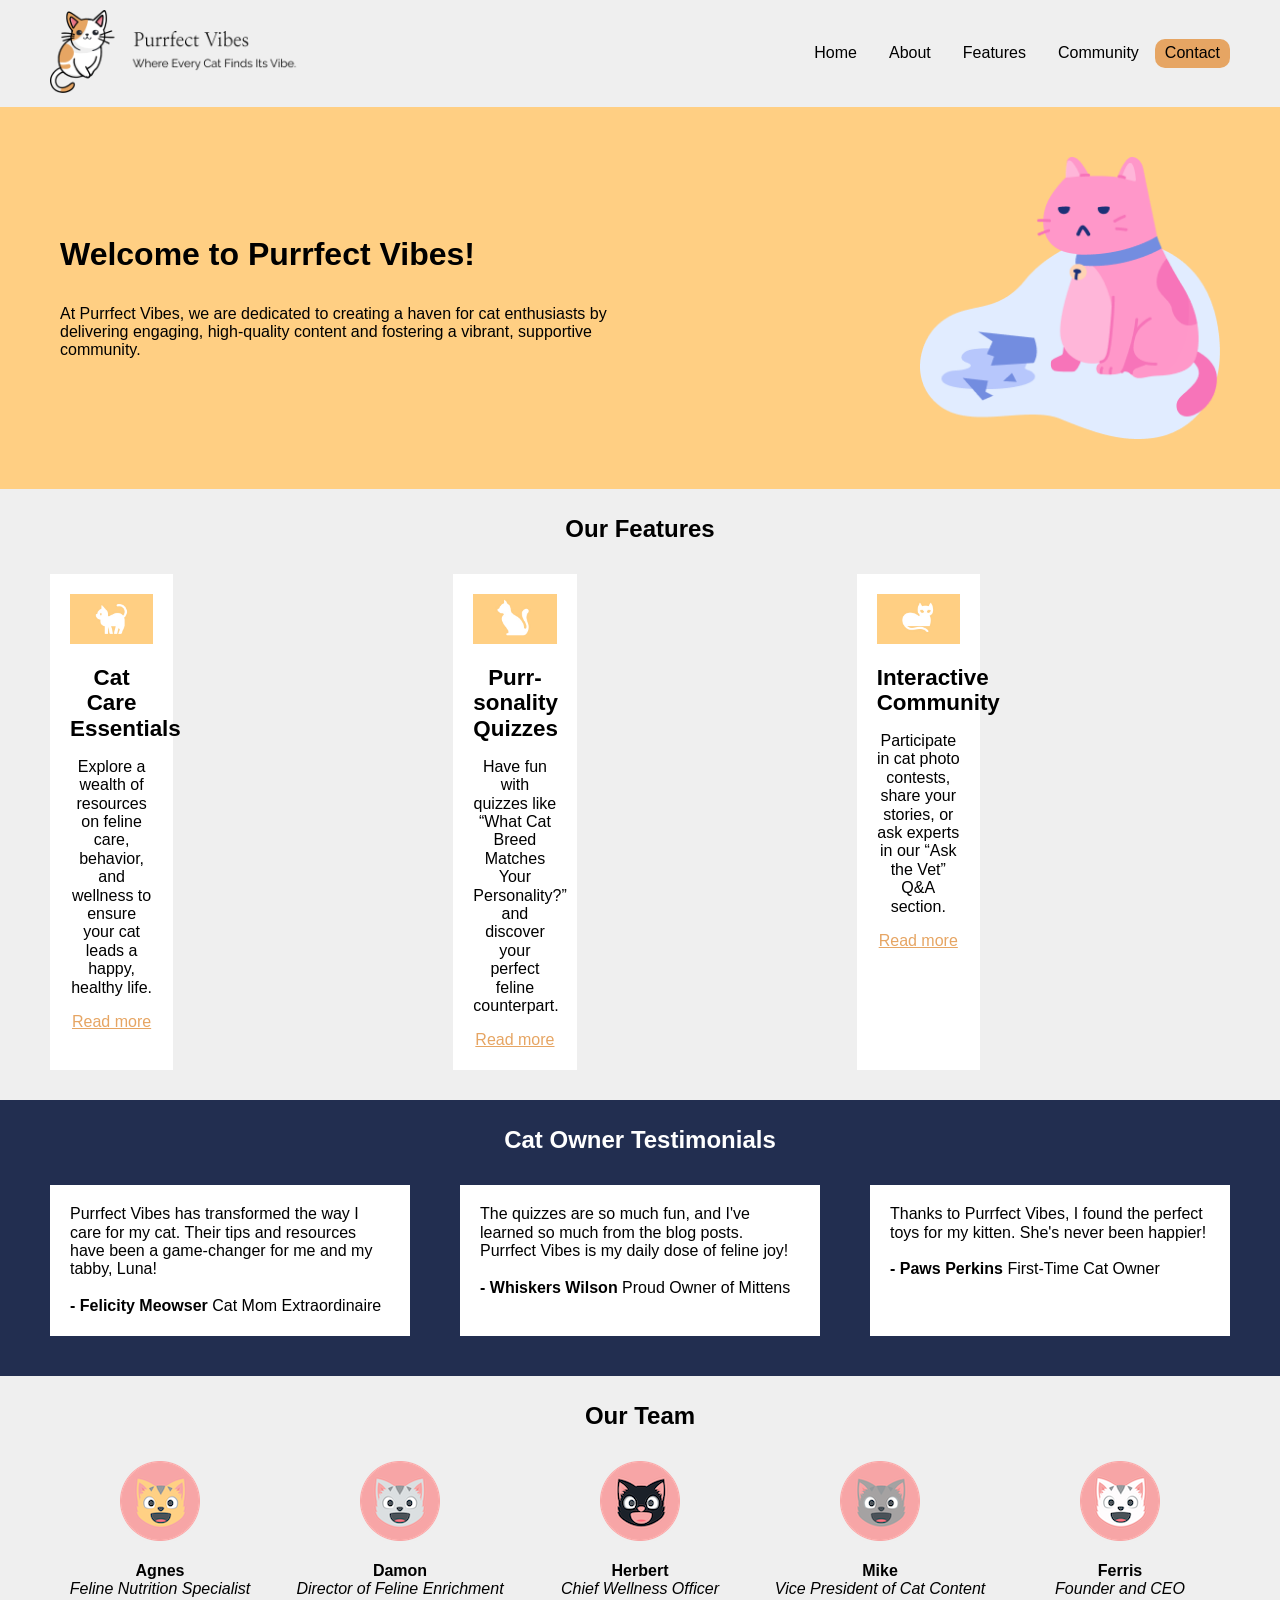
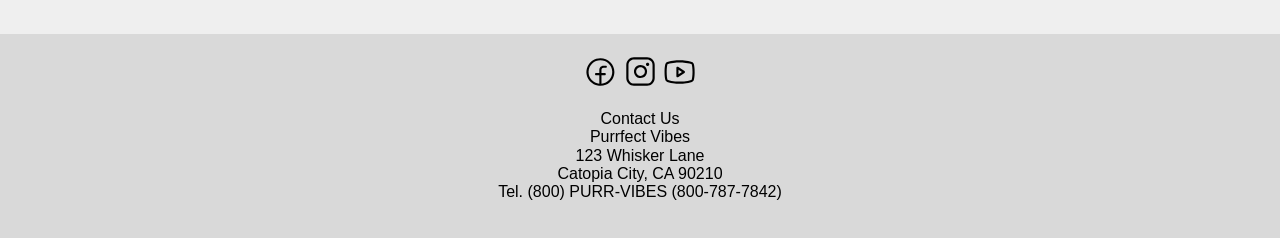
<file: beginning 2/index.html>
<!DOCTYPE html>
<html lang="en">
<head>
    <meta charset="utf-8">
    <meta name="viewport" content="width=device-width, initial-scale=1.0">
    <title>Welcome to Purrfect Vibes</title>
    <link rel="stylesheet" href="css/normalize.css">
    <link rel="stylesheet" href="css/styles.css">
</head>
<body class="home">
    <header>
        <div class="container">
            <a href="index.html"><img src="images/logo.png" alt="logo"></a>
            <nav class="nav1">
                <ul>
                    <li><a href="index.html">Home</a></li>
                    <li><a href="about.html">About</a></li>
                    <li><a href="features.html">Features</a></li>
                    <li><a href="community.html">Community</a></li>
                </ul>
            </nav>
            <a href="contact.html" class="button">Contact</a>
        </div>
    </header>
    <section class="hero">
        <div class="container">
            <div class="hero-text">
                <h1>Welcome to Purrfect Vibes!</h1>
                <p>At Purrfect Vibes, we are dedicated to creating a haven for cat enthusiasts by delivering engaging, high-quality content and fostering a vibrant, supportive community.</p>
            </div>
            <img src="images/hero-cat.png" alt="">
        </div>
    </section>
    <section class="features container">
        <h2>Our Features</h2>
        <div class="feature-container">
            <div class="feature-block">
                <img src="images/cat-care.jpg" alt="cat care">
                <h3>Cat Care Essentials</h3>
                <p>Explore a wealth of resources on feline care, behavior, and wellness to ensure your cat leads a happy, healthy life.</p>
                <a href="#">Read more</a>
            </div>
            <div class="feature-block">
                <img src="images/cat-quizzes.jpg" alt="cat quizzes">
                <h3>Purr-sonality Quizzes</h3>
                <p>Have fun with quizzes like “What Cat Breed Matches Your Personality?” and discover your perfect feline counterpart.</p>
                <a href="#">Read more</a>
            </div>
            <div class="feature-block">
                <img src="images/cat-community.jpg" alt="cat community">
                <h3>Interactive Community</h3>
                <p>Participate in cat photo contests, share your stories, or ask experts in our “Ask the Vet” Q&A section.</p>
                <a href="#">Read more</a>
            </div>
        </div>
    </section>
    <section class="testimonials">
        <div class="container">
            <h2>Cat Owner Testimonials</h2>
            <div class="testimonial-container">
                <div class="testimonial-block">
                    Purrfect Vibes has transformed the way I care for my cat. Their tips and resources have been a game-changer for me and my tabby, Luna!<br><br>
                    <strong>- Felicity Meowser</strong>
                    Cat Mom Extraordinaire
                </div>
                <div class="testimonial-block">
                    The quizzes are so much fun, and I've learned so much from the blog posts. Purrfect Vibes is my daily dose of feline joy!<br><br>
                    <strong>- Whiskers Wilson</strong>
                    Proud Owner of Mittens
                </div>
                <div class="testimonial-block">
                    Thanks to Purrfect Vibes, I found the perfect toys for my kitten. She's never been happier!<br><br>
                    <strong>- Paws Perkins</strong>
                    First-Time Cat Owner
                </div>
            </div>
        </div>
    </section>
    <section class="team container">
        <h2>Our Team</h2>
        <div class="team-container">
            <div class="team-block">
                <img src="images/head-agnes.png" alt="Agnes">
                <p><strong>Agnes</strong><br>
                    <em>Feline Nutrition Specialist</em></p>
            </div>
            <div class="team-block">
                <img src="images/head-damon.png" alt="Damon">
                <p><strong>Damon</strong><br>
                    <em>Director of Feline Enrichment</em></p>
            </div>
            <div class="team-block">
                <img src="images/head-herbert.png" alt="Herbert">
                <p><strong>Herbert</strong><br>
                    <em>Chief Wellness Officer</em></p>
            </div>
            <div class="team-block">
                <img src="images/head-mike.png" alt="Mike">
                <p><strong>Mike</strong><br>
                    <em>Vice President of Cat Content</em></p>
            </div>
            <div class="team-block">
                <img src="images/head-ferris.png" alt="Ferris">
                <p><strong>Ferris</strong><br>
                    <em>Founder and CEO</em></p>
            </div>
        </div>
    </section>
    <footer>
        <div>
            <a href="#"><img src="images/facebook.svg" alt="Facebook"></a>
            <a href="#"><img src="images/instagram.svg" alt="Instagram"></a>
            <a href="#"><img src="images/youtube.svg" alt="Youtube"></a>
        </div>
        <p>
            Contact Us<br>
            Purrfect Vibes<br>
            123 Whisker Lane<br>
            Catopia City, CA 90210<br>
            Tel. (800) PURR-VIBES (800-787-7842)<br>
        </p>
    </footer>
</body>
</html>
</file>
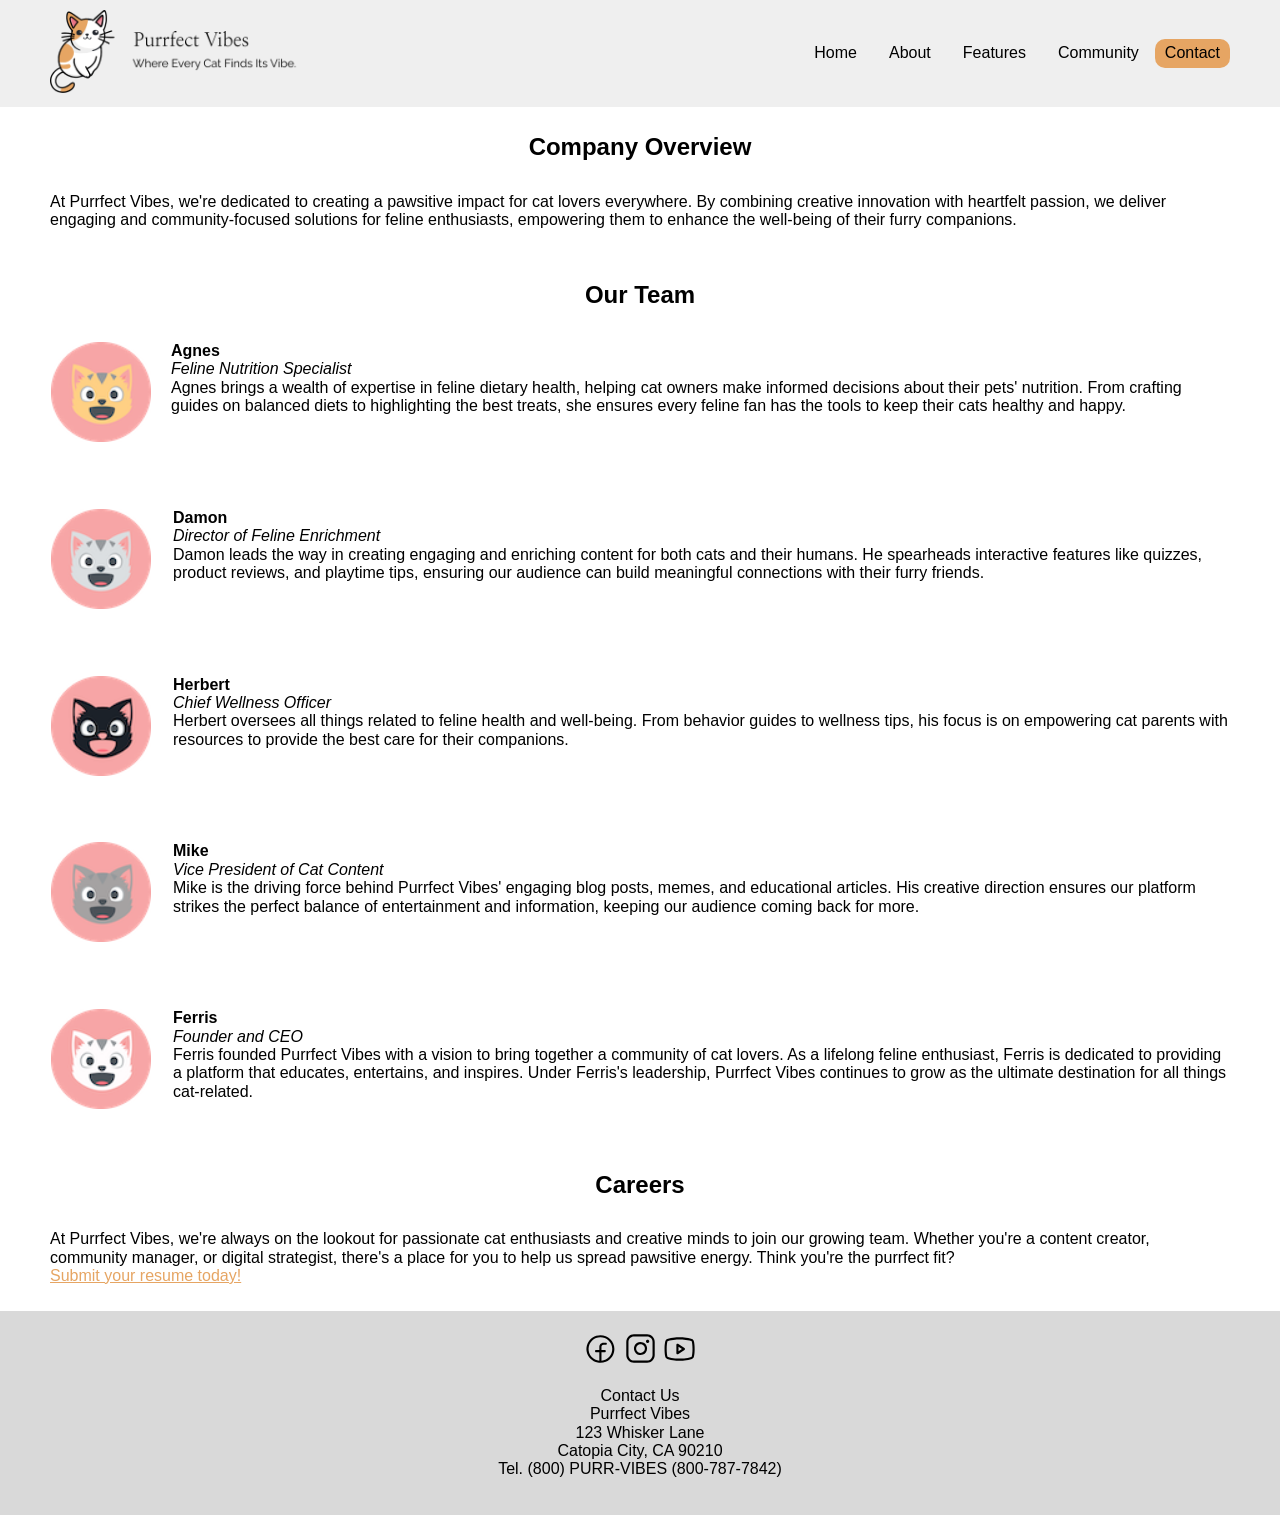
<file: beginning 2/about.html>
<!doctype html>
<html lang="en">
<head>
	<meta charset="utf-8">
    <meta name="viewport" content="width=device-width, initial-scale=1.0">
	<title>About Purrfect Vibes</title>
    <link rel="stylesheet" href="css/normalize.css">
    <link rel="stylesheet" href="css/styles.css">
</head>

<body class="about">
    <header>
        <div class="container">
            <a href="index.html"><img src="images/logo.png" alt="logo"></a>
            <nav class="nav1">
                <ul>
                    <li><a href="index.html">Home</a></li>
                    <li><a href="about.html">About</a></li>
                    <li><a href="features.html">Features</a></li>
                    <li><a href="community.html">Community</a></li>
                </ul>
            </nav>
            <a href="contact.html" class="button">Contact</a>
        </div>
    </header>
    <section class="container">
        <h2>Company Overview</h2>
        <p>At Purrfect Vibes, we're dedicated to creating a pawsitive impact for cat lovers everywhere. By combining creative innovation with heartfelt passion, we deliver engaging and community-focused solutions for feline enthusiasts, empowering them to enhance the well-being of their furry companions.</p>
    </section>
    <section class="container">    
        <h2>Our Team</h2>
        <table class="about">
            <tr>
                <td width="100"><img src="images/head-agnes.png" alt="Agnes"/></td>
                <td><strong>Agnes</strong><br>
                <em>Feline Nutrition Specialist</em><br>
                Agnes brings a wealth of expertise in feline dietary health, helping cat owners make informed decisions about their pets' nutrition. From crafting guides on balanced diets to highlighting the best treats, she ensures every feline fan has the tools to keep their cats healthy and happy.<br></td>
            </tr>
            <tr>
                <td colspan="2">&nbsp;</td>
            </tr>
            <tr>
                <td><img src="images/head-damon.png" alt="Damon"/></td>
                <td><strong>Damon</strong><br>
                <em>Director of Feline Enrichment</em><br>
                Damon leads the way in creating engaging and enriching content for both cats and their humans. He spearheads interactive features like quizzes, product reviews, and playtime tips, ensuring our audience can build meaningful connections with their furry friends.
            </td>
            </tr>
            <tr>
                <td colspan="2">&nbsp;</td>
            </tr>
            <tr>
                <td><img src="images/head-herbert.png" alt="Herbert"/></td>
                <td><strong>Herbert</strong><br>
                <em>Chief Wellness Officer</em><br>
                Herbert oversees all things related to feline health and well-being. From behavior guides to wellness tips, his focus is on empowering cat parents with resources to provide the best care for their companions.
            </td>
            </tr>
            <tr>
                <td colspan="2">&nbsp;</td>
            </tr>
            <tr>
                <td><img src="images/head-mike.png" alt="Mike"/></td>
                <td><strong>Mike</strong><br>
                <em>Vice President of Cat Content</em><br>
                Mike is the driving force behind Purrfect Vibes' engaging blog posts, memes, and educational articles. His creative direction ensures our platform strikes the perfect balance of entertainment and information, keeping our audience coming back for more.
            </td>
            </tr>
            <tr>
                <td colspan="2">&nbsp;</td>
            </tr>
            <tr>
                <td><img src="images/head-ferris.png" alt="Ferris"/></td>
                <td><strong>Ferris</strong><br>
                <em>Founder and CEO</em><br>
                Ferris founded Purrfect Vibes with a vision to bring together a community of cat lovers. As a lifelong feline enthusiast, Ferris is dedicated to providing a platform that educates, entertains, and inspires. Under Ferris's leadership, Purrfect Vibes continues to grow as the ultimate destination for all things cat-related.
            </td>
            </tr>
            </table>
    </section>

    <section class="container">
        <h2>Careers</h2>
        <p>At Purrfect Vibes, we're always on the lookout for passionate cat enthusiasts and creative minds to join our growing team. Whether you're a content creator, community manager, or digital strategist, there's a place for you to help us spread pawsitive energy. Think you're the purrfect fit?<br>
            <a href="mailto:hr@purrfectvibes.com?subject=MY RESUME&cc=herbert@purrfectvibes.com">Submit your resume today!</a></p>
    </section>

    <footer>
        <div>
            <a href="#"><img src="images/facebook.svg" alt="Facebook"></a>
            <a href="#"><img src="images/instagram.svg" alt="Instagram"></a>
            <a href="#"><img src="images/youtube.svg" alt="Youtube"></a>
        </div>
        <p>
            Contact Us<br>
            Purrfect Vibes<br>
            123 Whisker Lane<br>
            Catopia City, CA 90210<br>
            Tel. (800) PURR-VIBES (800-787-7842)<br>
        </p>
    </footer>
</body>
</html>
</file>
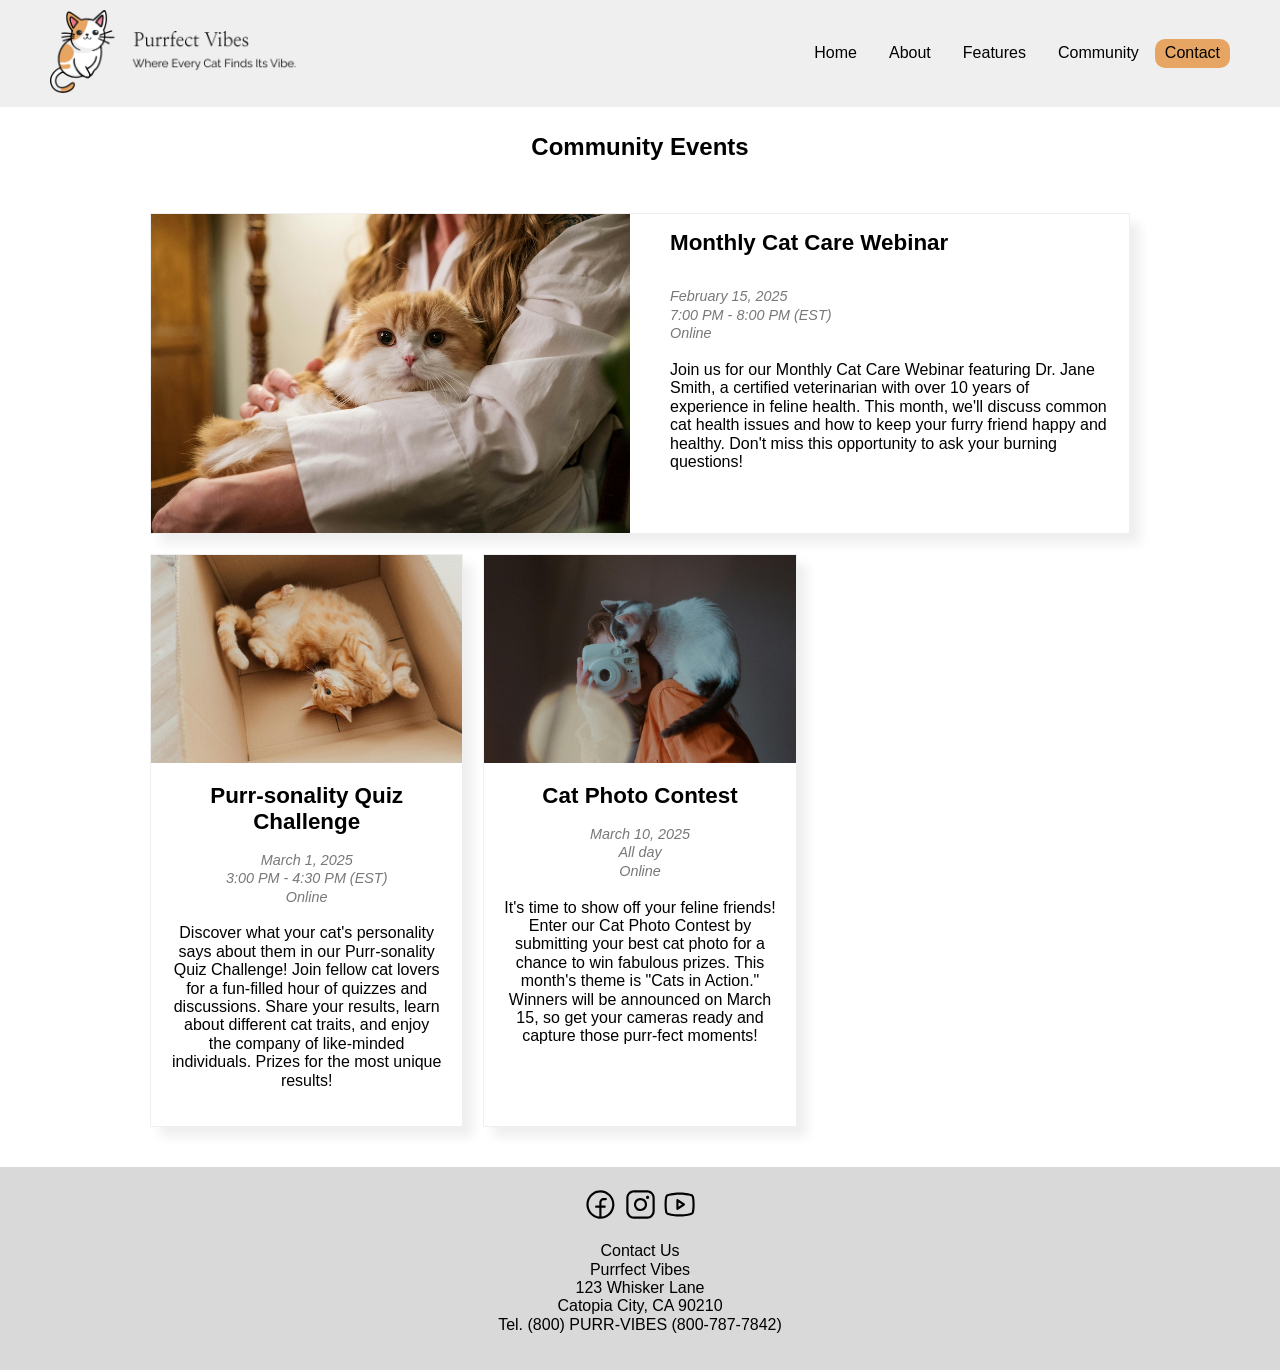
<file: beginning 2/community.html>
<!doctype html>
<html lang="en">
<head>
	<meta charset="utf-8">
    <meta name="viewport" content="width=device-width, initial-scale=1.0">
	<title>Purrfect Vibes Community Events</title>
    <link rel="stylesheet" href="css/normalize.css">
    <link rel="stylesheet" href="css/styles.css">
</head>

<body>
    <header>
        <div class="container">
            <a href="index.html"><img src="images/logo.png" alt="logo"></a>
            <nav class="nav1">
                <ul>
                    <li><a href="index.html">Home</a></li>
                    <li><a href="about.html">About</a></li>
                    <li><a href="features.html">Features</a></li>
                    <li><a href="community.html">Community</a></li>
                </ul>
            </nav>
            <a href="contact.html" class="button">Contact</a>
        </div>
    </header>

<section class="community container">
    <h2>Community Events</h2>
    <div class="event-block featured">
        <img src="images/event-cat-care.jpg" alt="cat care">
        <h3>Monthly Cat Care Webinar</h3>
        <p><span>February 15, 2025</span><br>
            <span>7:00 PM - 8:00 PM (EST)<br>
            Online</span><br><br>
            Join us for our Monthly Cat Care Webinar featuring Dr. Jane Smith, a certified veterinarian with over 10 years of experience in feline health. This month, we'll discuss common cat health issues and how to keep your furry friend happy and healthy. Don't miss this opportunity to ask your burning questions!</p>
    </div>
    <div class="event-block">
        <img src="images/event-cat-quiz.jpg" alt="cat quizzes">
        <h3>Purr-sonality Quiz Challenge</h3>
        <p><span>March 1, 2025</span><br>
            <span>3:00 PM - 4:30 PM (EST)<br>
            Online</span><br><br>
            Discover what your cat's personality says about them in our Purr-sonality Quiz Challenge! Join fellow cat lovers for a fun-filled hour of quizzes and discussions. Share your results, learn about different cat traits, and enjoy the company of like-minded individuals. Prizes for the most unique results!</p>
    </div>
    <div class="event-block">
        <img src="images/event-cat-photo.jpg" alt="cat community">
        <h3>Cat Photo Contest</h3>
        <p><span>March 10, 2025</span><br>
            <span>All day<br>
            Online</span><br><br>
            It's time to show off your feline friends! Enter our Cat Photo Contest by submitting your best cat photo for a chance to win fabulous prizes. This month's theme is "Cats in Action." Winners will be announced on March 15, so get your cameras ready and capture those purr-fect moments!</p>
    </div>
</section>
<footer>
    <div>
        <a href="#"><img src="images/facebook.svg" alt="Facebook"></a>
        <a href="#"><img src="images/instagram.svg" alt="Instagram"></a>
        <a href="#"><img src="images/youtube.svg" alt="Youtube"></a>
    </div>
    <p>
        Contact Us<br>
        Purrfect Vibes<br>
        123 Whisker Lane<br>
        Catopia City, CA 90210<br>
        Tel. (800) PURR-VIBES (800-787-7842)<br>
    </p>
</footer>
</body>
</html>
</file>
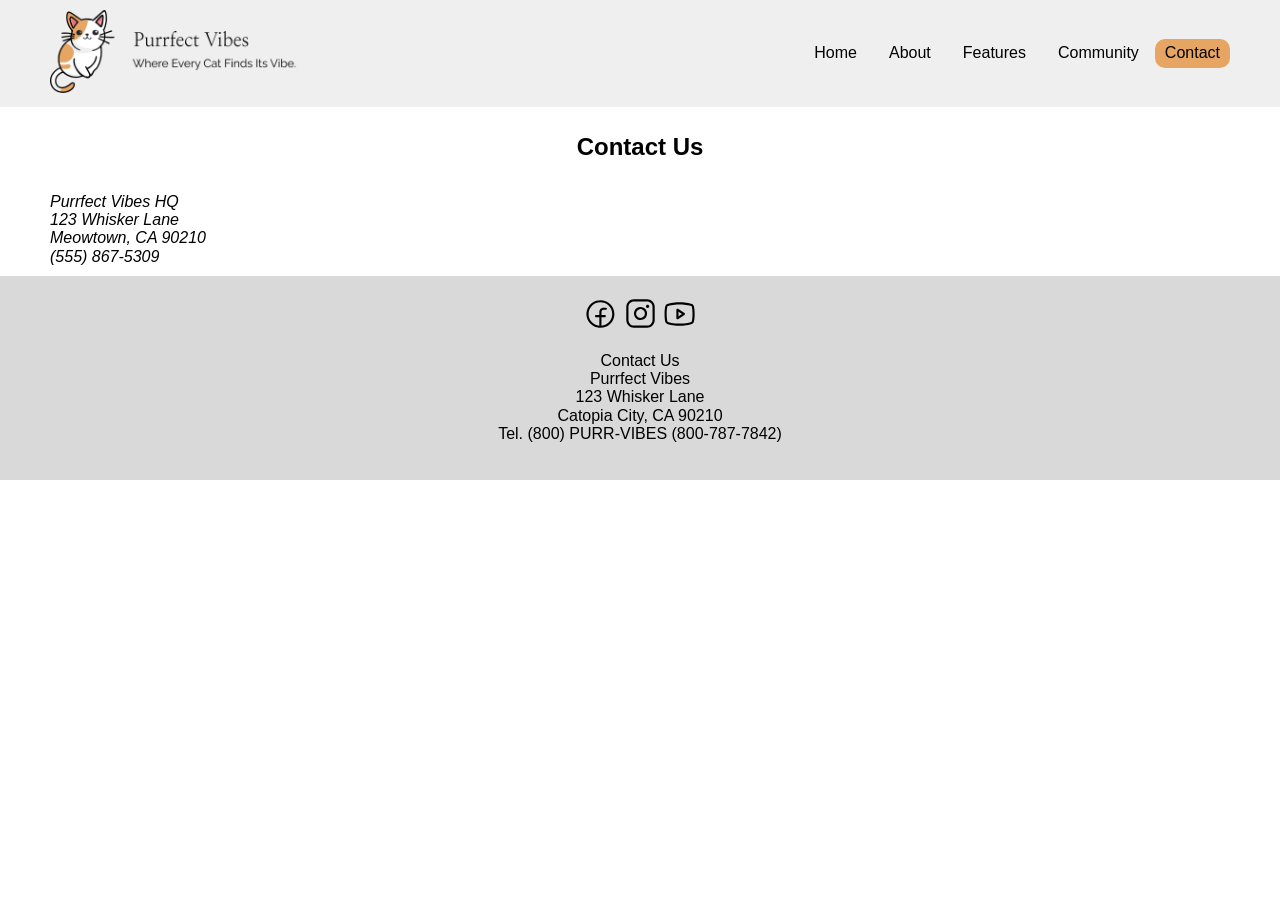
<file: beginning 2/contact.html>
<!doctype html>
<html lang="en">
<head>
	<meta charset="utf-8">
    <meta name="viewport" content="width=device-width, initial-scale=1.0">
	<title>Contact Purrfect Vibes</title>
    <link rel="stylesheet" href="css/normalize.css">
    <link rel="stylesheet" href="css/styles.css">
</head>

<body class="contact">
    <header>
        <div class="container">
            <a href="index.html"><img src="images/logo.png" alt="logo"></a>
            <nav class="nav1">
                <ul>
                    <li><a href="index.html">Home</a></li>
                    <li><a href="about.html">About</a></li>
                    <li><a href="features.html">Features</a></li>
                    <li><a href="community.html">Community</a></li>
                </ul>
            </nav>
            <a href="contact.html" class="button">Contact</a>
        </div>
    </header>
    <section class="container">
        <h2>Contact Us</h2>
        <address>
            Purrfect Vibes HQ<br>
            123 Whisker Lane<br>
            Meowtown, CA 90210<br>
            (555) 867-5309
        </address>
    </section>
    <footer>
        <div>
            <a href="#"><img src="images/facebook.svg" alt="Facebook"></a>
            <a href="#"><img src="images/instagram.svg" alt="Instagram"></a>
            <a href="#"><img src="images/youtube.svg" alt="Youtube"></a>
        </div>
        <p>
            Contact Us<br>
            Purrfect Vibes<br>
            123 Whisker Lane<br>
            Catopia City, CA 90210<br>
            Tel. (800) PURR-VIBES (800-787-7842)<br>
        </p>
    </footer>
</body>
</html>
</file>
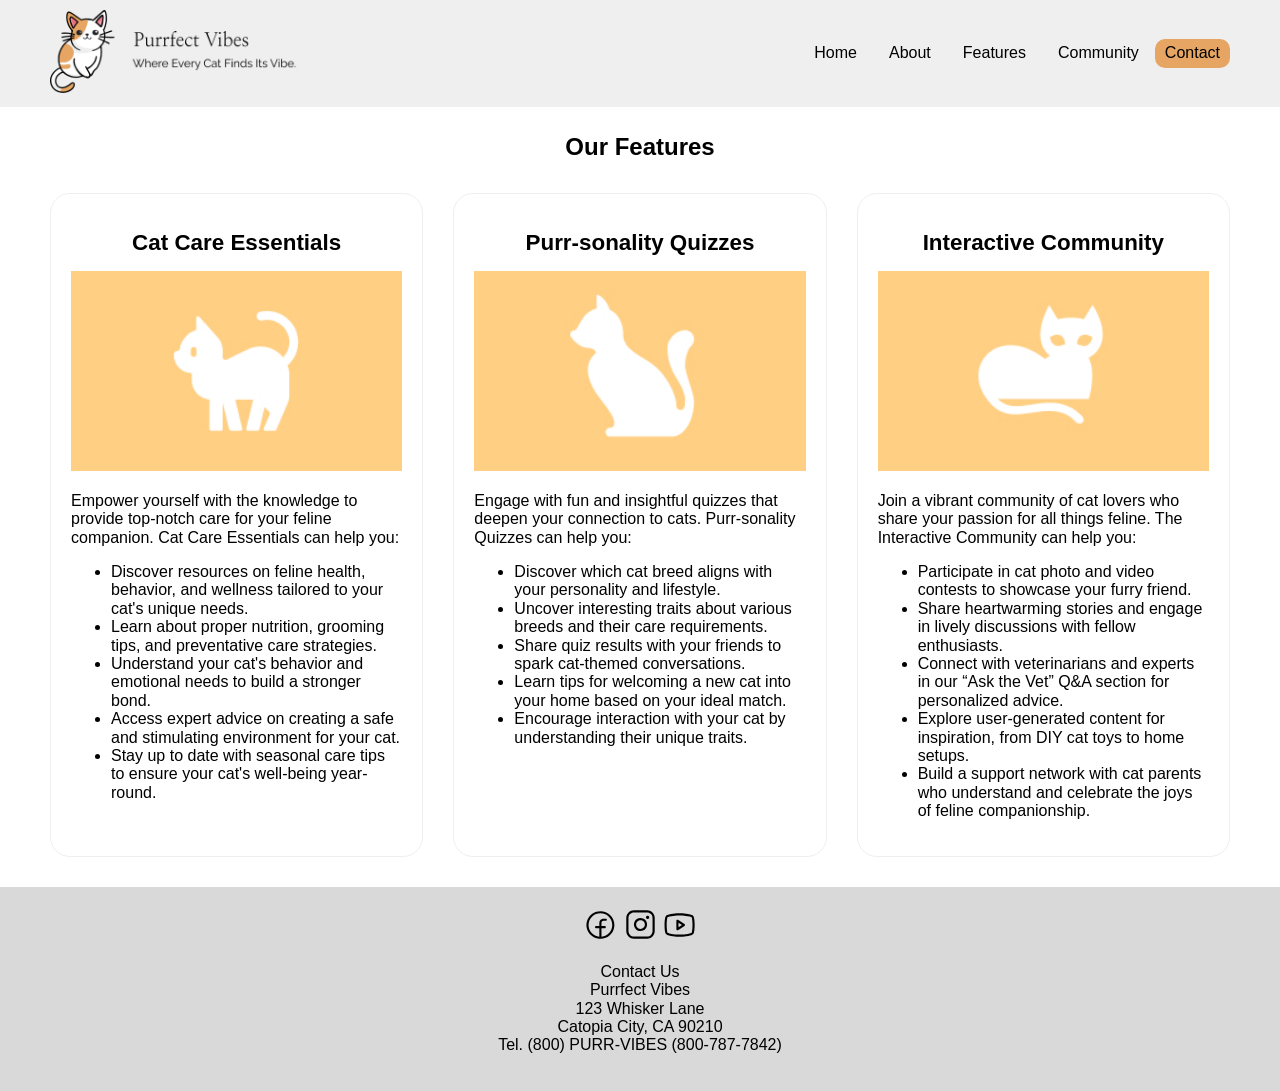
<file: beginning 2/features.html>
<!doctype html>
<html lang="en">
<head>
	<meta charset="utf-8">
    <meta name="viewport" content="width=device-width, initial-scale=1.0">
	<title>Purrfect Vibes Features</title>
    <link rel="stylesheet" href="css/normalize.css">
    <link rel="stylesheet" href="css/styles.css">
</head>

<body class="features-page">
    <header>
        <div class="container">
            <a href="index.html"><img src="images/logo.png" alt="logo"></a>
            <nav class="nav1">
                <ul>
                    <li><a href="index.html">Home</a></li>
                    <li><a href="about.html">About</a></li>
                    <li><a href="features.html">Features</a></li>
                    <li><a href="community.html">Community</a></li>
                </ul>
            </nav>
            <a href="contact.html" class="button">Contact</a>
        </div>
    </header>
    <section class="container">
        <h2>Our Features</h2>
        <div class="feature-container">
            <div class="feature-page-block">
                <h3>Cat Care Essentials</h3>
                <p><img src="images/cat-care.jpg" alt="cat care"/></p>
                <p>Empower yourself with the knowledge to provide top-notch care for your feline companion. Cat Care Essentials can help you:</p>
                <ul>
                    <li>Discover resources on feline health, behavior, and wellness tailored to your cat's unique needs.</li>
                    <li>Learn about proper nutrition, grooming tips, and preventative care strategies.</li>
                    <li>Understand your cat's behavior and emotional needs to build a stronger bond.</li>
                    <li>Access expert advice on creating a safe and stimulating environment for your cat.</li>
                    <li>Stay up to date with seasonal care tips to ensure your cat's well-being year-round.</li>
                </ul>
            </div>
            <div class="feature-page-block">
                <h3>Purr-sonality Quizzes</h3>
                <p><img src="images/cat-quizzes.jpg" alt="cat quizzes"/></p>
                <p>Engage with fun and insightful quizzes that deepen your connection to cats. Purr-sonality Quizzes can help you:</p>
                <ul>
                    <li>Discover which cat breed aligns with your personality and lifestyle.</li>
                    <li>Uncover interesting traits about various breeds and their care requirements.</li>
                    <li>Share quiz results with your friends to spark cat-themed conversations.</li>
                    <li>Learn tips for welcoming a new cat into your home based on your ideal match.</li>
                    <li>Encourage interaction with your cat by understanding their unique traits.</li>
                </ul>
            </div>
            <div class="feature-page-block">
                <h3>Interactive Community</h3>
                <p><img src="images/cat-community.jpg" alt="cat community"/></p>
                <p>Join a vibrant community of cat lovers who share your passion for all things feline. The Interactive Community can help you:</p>
                <ul>
                    <li>Participate in cat photo and video contests to showcase your furry friend.</li>
                    <li>Share heartwarming stories and engage in lively discussions with fellow enthusiasts.</li>
                    <li>Connect with veterinarians and experts in our “Ask the Vet” Q&A section for personalized advice.</li>
                    <li>Explore user-generated content for inspiration, from DIY cat toys to home setups.</li>
                    <li>Build a support network with cat parents who understand and celebrate the joys of feline companionship.</li>
                </ul>
            </div>
        </div>
    </section>
    <footer>
        <div>
            <a href="#"><img src="images/facebook.svg" alt="Facebook"></a>
            <a href="#"><img src="images/instagram.svg" alt="Instagram"></a>
            <a href="#"><img src="images/youtube.svg" alt="Youtube"></a>
        </div>
        <p>
            Contact Us<br>
            Purrfect Vibes<br>
            123 Whisker Lane<br>
            Catopia City, CA 90210<br>
            Tel. (800) PURR-VIBES (800-787-7842)<br>
        </p>
    </footer>
</body>
</html>
</file>
<file: beginning 2/css/styles.css>
* {
    box-sizing: border-box;
}
body {
    font-size: 16px;
    font-family: Arial, Helvetica, sans-serif;
    margin: 0;
}
h1, h2, h3, h4, h5, h6, p {
    margin: 1rem 0;
}
h1 {
    font-size: 2rem;
    font-weight: 600;
}
h2 {
    font-size: 1.5rem;
    margin-bottom: 32px;
    font-weight: 600;
}
h3 {
    font-size: 1.4rem;
    font-weight: 600;
}
.container {
    max-width: 1200px;
    margin: auto;
    padding: 10px;
}
a {
    color: #e6a563;
}
a:hover {
    opacity: 0.8;
}
h2 {
    text-align: center;
}
img {
    width: 100%;
}
/**Header**/
header {
    background-color: #efefef;
}
header a {
    text-decoration: none;
    color: #000
}
header a:hover {
    color: #e6a563;
}
header .container {
    padding: 10px;
    display: flex;
    align-items: center;
    justify-content: flex-end;
}
header .container a:first-child {
    width: 250px;
    margin-right: auto;

}
header ul {
    list-style-type: none;
    display: flex;
    align-items: center;
}
.button {
    background-color: #e6a563;
    border-radius: 10px;
    padding: 5px 10px;
}
.button:hover {
    background-color: #fff;
}
nav li {
    margin: 0 1em;
}
/**Home Page**/
body.home {
    background-color: #efefef;
}
.hero {
    background-color: #FFCF83;
}
.hero .container {
    display: flex;
    justify-content: space-between;
    padding: 50px 20px;
}
.hero img {
    width: 300px;
}
.hero .hero-text {
    display: flex;
    flex-direction: column;
    justify-content: center;
    width: 50%;
}
.feature-container {
    display: flex;
    justify-content: center;
    gap: 50px;
    padding-bottom: 20px;
}
.feature-block {
    text-align: center;
    background-color: #fff;
    padding: 20px;
    flex: auto;
    width: 33%;
}
.testimonials {
    background-color: #222e50;
    padding-bottom: 30px;
}
.testimonials h2 {
    color: #fff;
    text-align: center;
}
.testimonial-container {
    display: flex;
    gap: 50px;
}
.testimonial-block {
    background-color: #fff;
    padding: 20px;
    flex: auto;
    width: 33%;
}
.team {
    padding-bottom: 20px;
}
.team img {
    width: 80px;
}
.team-container {
    display: flex;
    justify-content: space-between;
    gap: 20px;
}
.team-block {
    text-align: center;
    width: 25%;
}
/**About Page**/
.about {
    width: 100%;
    border-collapse: collapse;
}

.about tr {
    display: flex;
    align-items: flex-start;
    gap: 20px;
    margin-bottom: 20px;
}

.about td {
    padding: 100;
}

/* Image column */
.about td:first-child {
    flex: 0 0 100px;
}

.about td:first-child img {
    width: 100px;
    border-radius: 10px;
}




/**Community Page**/
.community {
    display: grid;
    gap: 20px;
    grid-template-columns: repeat(3, 1fr);
    margin-bottom: 30px;
    max-width: 1000px;
}
.community h2 {
    grid-column: span 3;
}
.event-block {
    border: 1px solid #efefef;
    box-shadow: 10px 10px 10px #efefef;
    text-align: center;;
}
.event-block img {
    width: 100%;
}
.event-block h3, .event-block p {
    padding: 0 20px;
}
.event-block.featured {
    grid-column: span 3;
    display: grid;
    grid-template-areas: 
    "image title"
    "image text";
    grid-template-columns: 1fr 1fr;
    grid-template-rows: auto 1fr;
    grid-column-gap: 20px;
}
.event-block.featured img {
    grid-area: image;
}
.event-block.featured h3 {
    grid-area: title;
    text-align: left;
}
.event-block.featured p {
    grid-area: text;
    text-align: left;
}
.event-block span {
    font-style: italic;
    color: #787878;
    font-size: 0.9em;;
}
.event-block p {
    padding-bottom: 20px;
}
/**Feature Page**/
.feature-container {
    display: grid;
    gap: 30px;
    grid-template-columns: repeat(3, 1fr);
}

.feature-page-block {
    border: 1px solid #efefef;
    padding: 20px;
    border-radius: 20px;
}
.feature-page-block h3 {
    text-align: center;
}
.feature-page-block img {
    height: 200px;
    object-fit: cover;
}
/**Footer**/
footer {
    text-align: center;
    background-color: #D9D9D9;
    padding: 20px;
}
footer img {
    width: 35px;
}

/** CSS Media query for Tablet**/
@media (min-width: 576px) and (max-width: 768px) {
    header {
        display: none;
    }
    
    .about tr {
        flex-direction: column;
        text-align: center;
    }

    .about td:first-child {
        margin: 0 auto;
    }

    .community {
        grid-template-columns: repeat(2, 1fr);
    }

    .community h2 {
        grid-column: span 2;
    }

    .event-block.featured {
        grid-column: span 2;
    }
    .feature-container {
        grid-template-columns: repeat(2, 1fr);
    }
}

/** CSS Media Query for Phones**/
@media (max-width: 576px){
    header {
        display: none;
    }
    
    .about tr {
        flex-direction: column;
        text-align: center;
    }

    .about td:first-child {
        margin: 0 auto;
    }

        .community {
        grid-template-columns: 1fr;
    }

    .community h2 {
        grid-column: span 1;
    }

    .event-block.featured {
        grid-column: span 1;
        grid-template-columns: 1fr;
        grid-template-areas:
            "image"
            "title"
            "text";
        text-align: center;
    }

    .event-block.featured h3,
    .event-block.featured p {
        text-align: center;
    }

    .feature-container {
        grid-template-columns: 1fr;
    }

    .feature-page-block {
        width: 100%;
        max-width: 500px;
    }


}
</file>
